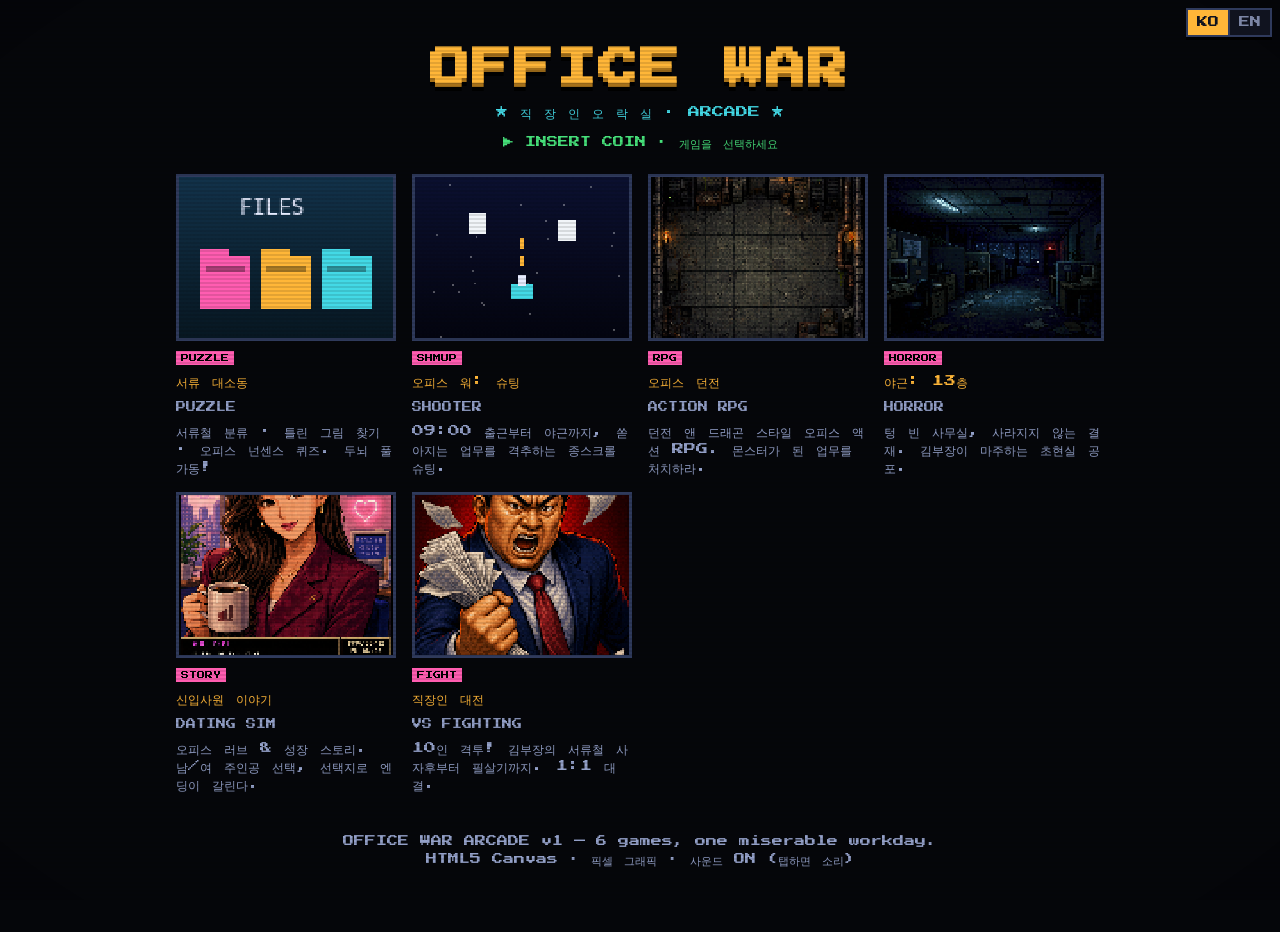
<file: index.html>
<!DOCTYPE html>
<html lang="ko">
  <head>
    <meta charset="UTF-8" />
    <meta name="viewport" content="width=device-width, initial-scale=1, maximum-scale=1, user-scalable=no" />
    <meta name="theme-color" content="#05060a" />
    <title data-en="OFFICE WAR ARCADE">오피스 워 오락실 · OFFICE WAR ARCADE</title>
    <link rel="stylesheet" href="shared/retro.css" />
    <link rel="manifest" href="manifest.webmanifest" />
    <style>
      #hub {
        max-width: 960px;
        margin: 0 auto;
        padding: 24px 16px 64px;
      }
      .marquee {
        text-align: center;
        margin: 18px 0 8px;
      }
      .marquee h1 {
        font-family: "Press Start 2P", monospace;
        font-size: clamp(18px, 6vw, 40px);
        margin: 0;
        letter-spacing: 2px;
        color: var(--amber);
        text-shadow: 0 4px 0 #a5701a, 0 8px 0 #000;
        line-height: 1.3;
      }
      .marquee .sub {
        color: var(--cyan);
        font-size: clamp(8px, 2.6vw, 12px);
        margin-top: 12px;
        font-family: "Press Start 2P", monospace;
      }
      .coin {
        text-align: center;
        color: var(--green);
        font-size: 11px;
        margin: 14px 0 22px;
        font-family: "Press Start 2P", monospace;
      }
      .grid {
        display: grid;
        grid-template-columns: repeat(auto-fill, minmax(220px, 1fr));
        gap: 16px;
      }
      .cab {
        text-decoration: none;
        color: var(--ink);
        display: flex;
        flex-direction: column;
        gap: 10px;
        cursor: pointer;
      }
      .cab canvas {
        width: 100%;
        height: auto;
        display: block;
        background: #000;
        border: 3px solid var(--border);
      }
      .cab .name {
        font-family: "Press Start 2P", monospace;
        font-size: 12px;
        color: var(--amber);
      }
      .cab .en {
        font-size: 10px;
        color: var(--ink-dim);
        font-family: "Press Start 2P", monospace;
      }
      .cab .desc {
        font-size: 12px;
        color: var(--ink-dim);
        line-height: 1.5;
      }
      .cab:hover .name {
        color: #fff;
      }
      .cab:hover canvas {
        border-color: var(--amber);
      }
      .tag {
        display: inline-block;
        font-family: "Press Start 2P", monospace;
        font-size: 8px;
        padding: 3px 5px;
        background: var(--magenta);
        color: #000;
        align-self: flex-start;
      }
      footer {
        text-align: center;
        color: var(--ink-dim);
        font-size: 11px;
        margin-top: 40px;
        line-height: 1.6;
      }
    </style>
  </head>
  <body class="crt">
    <div id="hub">
      <div class="marquee">
        <h1>OFFICE WAR</h1>
        <div class="sub" data-en="★ OFFICE WORKER ARCADE ★">★ 직 장 인 오 락 실 · ARCADE ★</div>
      </div>
      <p class="coin title-blink" data-en="▶ INSERT COIN · SELECT A GAME">▶ INSERT COIN · 게임을 선택하세요</p>
      <div class="grid" id="grid"></div>
      <footer data-en="OFFICE WAR ARCADE v1 — 6 games, one miserable workday.<br />HTML5 Canvas · Pixel graphics · Sound ON (tap to enable)">
        OFFICE WAR ARCADE v1 — 6 games, one miserable workday.<br />
        HTML5 Canvas · 픽셀 그래픽 · 사운드 ON (탭하면 소리)
      </footer>
    </div>
    <script src="shared/i18n.js" defer></script>
    <script src="shared/retro.js" defer></script>
    <script src="shared/hub.js" defer></script>
  </body>
</html>
</file>
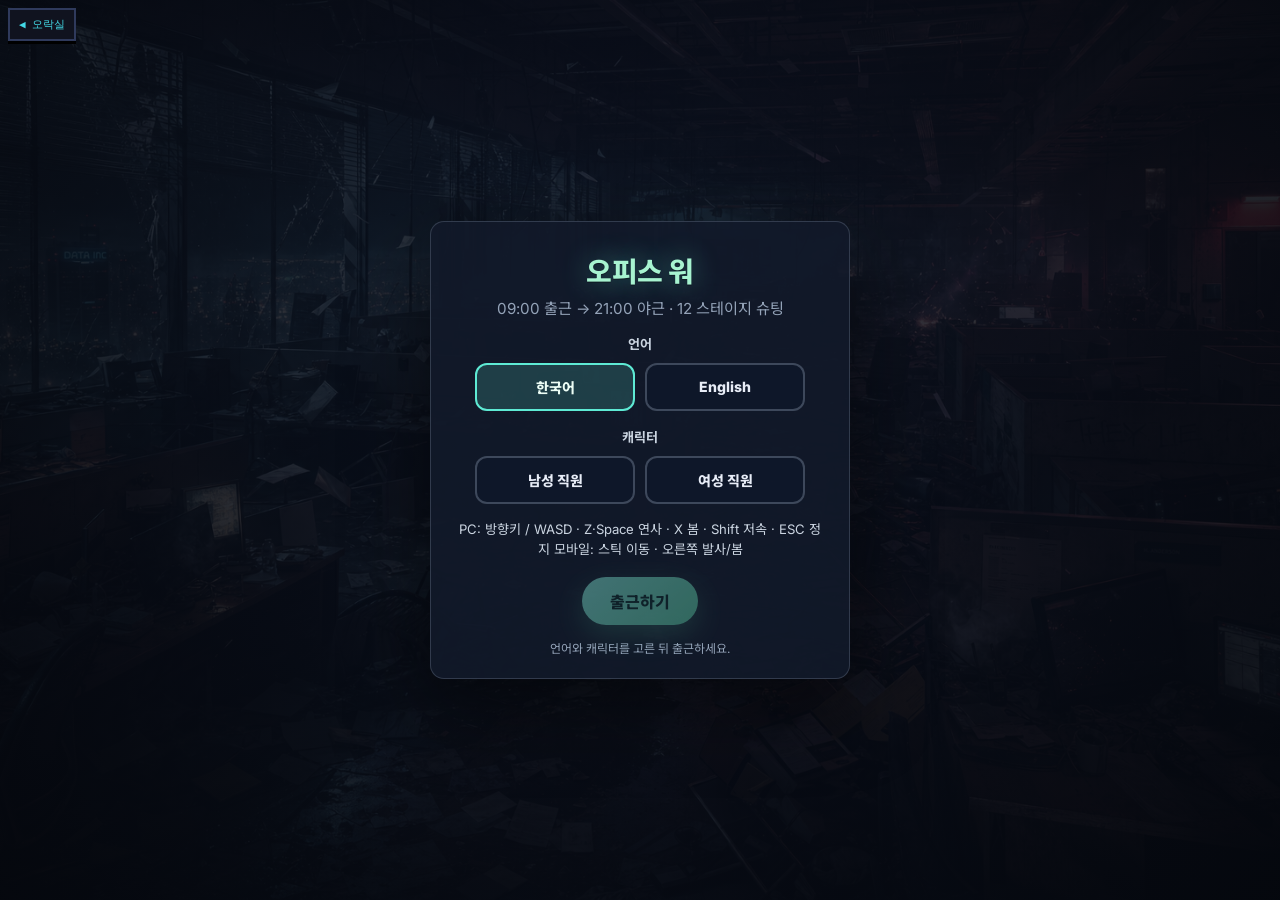
<file: officewar/index.html>
<!DOCTYPE html>
<html lang="ko">
<head>
  <meta charset="UTF-8" />
  <meta name="viewport" content="width=device-width, initial-scale=1, maximum-scale=1, user-scalable=no" />
  <title id="doc-title">오피스 워 — 직장인의 하루</title>
  <link rel="preconnect" href="https://fonts.googleapis.com" />
  <link rel="preconnect" href="https://fonts.gstatic.com" crossorigin />
  <link href="https://fonts.googleapis.com/css2?family=Inter:wght@400;600;800&family=Noto+Sans+KR:wght@400;600;800&display=swap" rel="stylesheet" />
  <link rel="stylesheet" href="css/main.css" />
</head>
<body>
  <a id="arcade-back-link" href="../index.html" style="position:fixed;top:8px;left:8px;z-index:9999;font-family:monospace;font-size:11px;padding:7px 9px;background:#10131f;color:#43d9e6;text-decoration:none;border:2px solid #2f3a5c;box-shadow:0 3px 0 #000">◀ 오락실</a>
  <div id="wrap">
    <div id="stage" class="stage">
      <canvas id="game" width="720" height="960" tabindex="0" aria-label="게임 화면"></canvas>
      <div id="touch-controls" class="hidden" aria-hidden="true">
        <div id="stick-area" class="stick-area">
          <div class="stick-base" id="stick-base">
            <div class="stick-knob" id="stick-knob"></div>
          </div>
          <span class="stick-hint" id="touch-hint-move">이동</span>
        </div>
        <div class="touch-actions">
          <button type="button" class="touch-btn touch-fire" id="touch-fire">발사</button>
          <button type="button" class="touch-btn touch-bomb" id="touch-bomb">봄</button>
        </div>
      </div>
      <div id="hud">
        <div class="hud-row">
          <span id="hud-phase">09:00 출근</span>
          <span id="hud-score">SCORE 0</span>
        </div>
        <div class="hud-row subtle">
          <span id="hud-lives">LIFE ●●●</span>
          <span id="hud-bomb">BOMB ×2</span>
        </div>
      </div>
    </div>
    <div id="overlay" class="hidden">
      <div id="panel-menu" class="panel">
        <h1 id="ui-title">오피스 워</h1>
        <p class="tagline" id="ui-tagline">09:00 출근 → 21:00 야근 · 12 스테이지 슈팅</p>
        <p class="pick-label" id="ui-pick-lang">언어</p>
        <div class="gender-row" id="ui-lang-group" role="group" aria-label="언어">
          <button type="button" class="gender-btn" id="btn-lang-ko" aria-pressed="true">한국어</button>
          <button type="button" class="gender-btn" id="btn-lang-en" aria-pressed="false">English</button>
        </div>
        <p class="pick-label" id="ui-pick-char">캐릭터</p>
        <div class="gender-row" id="ui-gender-group" role="group" aria-label="직원 성별">
          <button type="button" class="gender-btn" id="btn-male" aria-pressed="false">남성 직원</button>
          <button type="button" class="gender-btn" id="btn-female" aria-pressed="false">여성 직원</button>
        </div>
        <p class="keys" id="ui-keys">PC: 방향키 / WASD 이동 · Z·Space 발사(길게 눌러 연사) · X 봄 · Shift 저속 · ESC 정지<br />모바일: 왼쪽 스틱 이동 · 오른쪽 발사/봄</p>
        <button id="btn-start" type="button" disabled>출근하기</button>
        <p class="hint" id="ui-hint">먼저 캐릭터를 고른 뒤 출근하세요.</p>
      </div>
      <div id="panel-results" class="panel panel-results hidden" aria-live="polite">
        <h2 class="results-title" id="results-headline"></h2>
        <p class="results-score-line"><span id="results-score-label"></span> <strong id="results-score-value"></strong></p>
        <p class="pick-label" id="results-kills-caption"></p>
        <div class="results-table-wrap">
          <table class="results-table">
            <tbody id="results-kills-body"></tbody>
          </table>
        </div>
        <div class="results-actions">
          <button type="button" class="gender-btn" id="btn-results-home"></button>
          <button type="button" class="gender-btn" id="btn-results-retry"></button>
        </div>
      </div>
    </div>
    <div id="toast" class="hidden"></div>
  </div>
  <script src="js/i18n.js" defer></script>
  <script src="js/assets.js" defer></script>
  <script src="js/game.js" defer></script>
  <script src="js/main.js" defer></script>
</body>
</html>
</file>
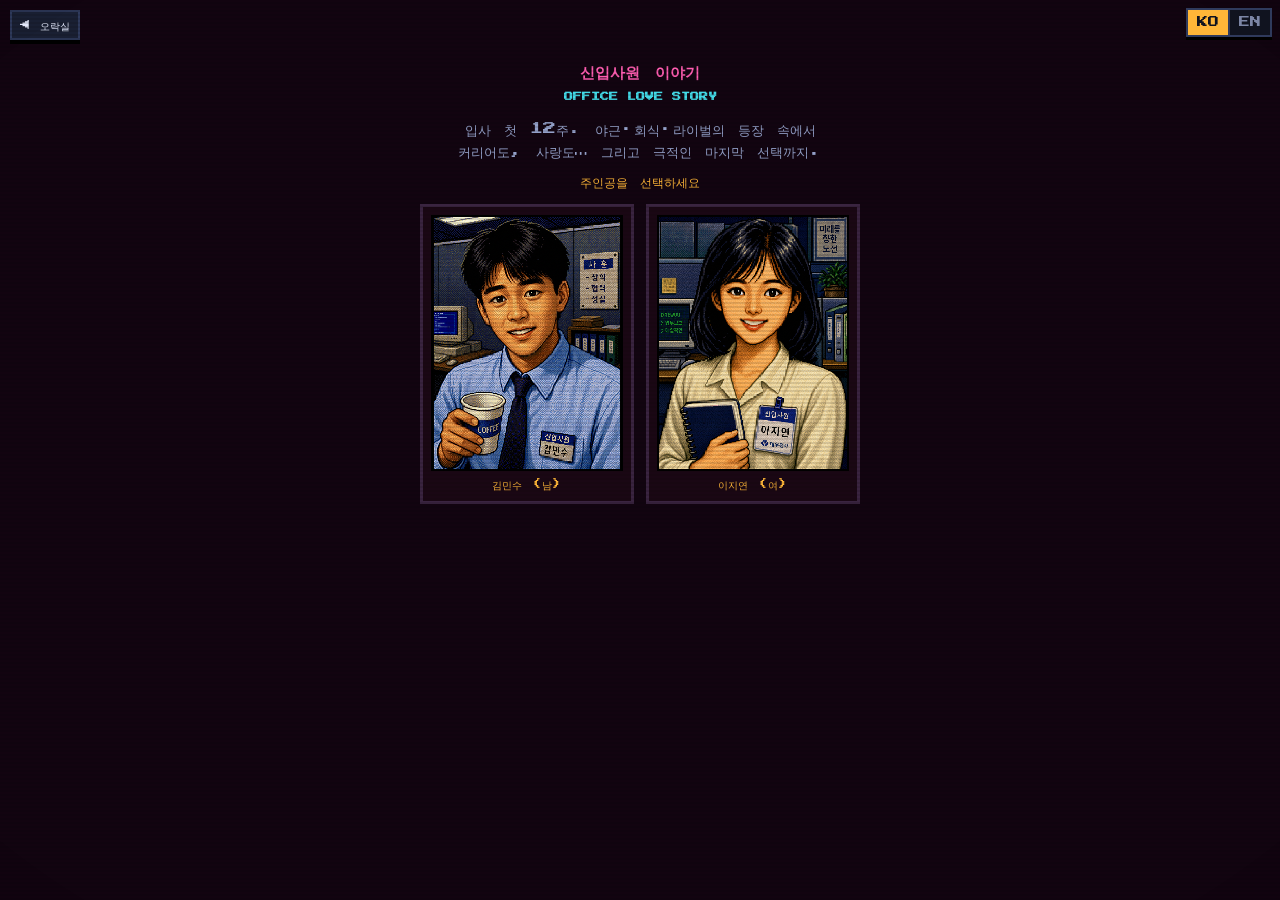
<file: games/dating/index.html>
<!DOCTYPE html>
<html lang="ko">
  <head>
    <meta charset="UTF-8" />
    <meta name="viewport" content="width=device-width, initial-scale=1, maximum-scale=1, user-scalable=no" />
    <meta name="theme-color" content="#160414" />
    <title data-en="Office Love Story">신입사원 이야기 · Office Love Story</title>
    <link rel="stylesheet" href="../../shared/retro.css" />
    <style>
      body {
        background: #120410;
      }
      #app {
        max-width: 460px;
        margin: 0 auto;
        padding: 50px 10px 20px;
      }
      .vn {
        border: 4px solid #000;
        box-shadow: inset 0 0 0 4px #4a1030;
        background: #1a0714;
        overflow: hidden;
      }
      .scene {
        position: relative;
        width: 100%;
        aspect-ratio: 3 / 3.1;
        background: #0a0208 center/cover no-repeat;
        image-rendering: pixelated;
      }
      .scene .badge {
        position: absolute;
        top: 8px;
        left: 8px;
        font-family: "Press Start 2P", monospace;
        font-size: 9px;
        background: #000a;
        color: var(--cyan);
        padding: 5px 7px;
      }
      .dialog {
        background: #0b0410;
        border-top: 4px solid #4a1030;
        padding: 12px 12px 14px;
        min-height: 128px;
      }
      .who {
        font-family: "Press Start 2P", monospace;
        font-size: 11px;
        color: var(--magenta);
        margin-bottom: 8px;
      }
      .line {
        font-size: 14px;
        line-height: 1.7;
        color: var(--ink);
        min-height: 46px;
      }
      .choices {
        display: grid;
        gap: 8px;
        margin-top: 12px;
      }
      .choices .pixel-btn {
        text-align: left;
        font-size: 11px;
        background: #241033;
        color: var(--ink);
        box-shadow: 0 4px 0 #000, inset 0 0 0 2px #6a2a7a;
      }
      .choices .pixel-btn:hover {
        background: #35164a;
      }
      .stats {
        margin-top: 12px;
        display: grid;
        grid-template-columns: 1fr 1fr;
        gap: 6px 14px;
        font-size: 11px;
        color: var(--ink-dim);
      }
      .stats .st {
        display: flex;
        justify-content: space-between;
        align-items: center;
        gap: 6px;
      }
      .meter {
        flex: 1;
        height: 8px;
        background: #000;
        border: 1px solid #3a2440;
      }
      .meter i {
        display: block;
        height: 100%;
        background: var(--cyan);
      }
      .meter.aff i {
        background: var(--magenta);
      }
      .meter.hp i {
        background: var(--green);
      }
      .week {
        text-align: center;
        font-family: "Press Start 2P", monospace;
        font-size: 11px;
        color: var(--amber);
        margin: 10px 0;
      }
      h1 {
        font-family: "Press Start 2P", monospace;
        font-size: 15px;
        color: var(--magenta);
        text-align: center;
        line-height: 1.5;
      }
      .gender-pick {
        display: grid;
        grid-template-columns: 1fr 1fr;
        gap: 12px;
        margin-top: 12px;
      }
      .gender-pick .card {
        cursor: pointer;
        border: 3px solid #3a2440;
        background: #1a0714;
        padding: 8px;
        text-align: center;
      }
      .gender-pick .card img {
        width: 100%;
        aspect-ratio: 3/4;
        object-fit: cover;
        image-rendering: pixelated;
        border: 2px solid #000;
      }
      .gender-pick .card:hover {
        border-color: var(--magenta);
      }
      .gender-pick .card div {
        font-family: "Press Start 2P", monospace;
        font-size: 10px;
        color: var(--amber);
        margin-top: 8px;
      }
      .center {
        text-align: center;
      }
    </style>
  </head>
  <body class="crt">
    <a class="pixel-btn ghost arcade-back" href="../../index.html" data-en="◀ ARCADE">◀ 오락실</a>
    <div id="app">
      <!-- gender / start -->
      <div id="screen-start">
        <h1 data-en="Rookie's Story<br /><span style=&quot;font-size: 9px; color: var(--cyan)&quot;>OFFICE LOVE STORY</span>">신입사원 이야기<br /><span style="font-size: 9px; color: var(--cyan)">OFFICE LOVE STORY</span></h1>
        <p class="center" style="font-size: 13px; line-height: 1.7; color: var(--ink-dim)" data-en="Your first 12 weeks. Amid overtime, dinners, and a rival's arrival —<br />career, love… and one dramatic final choice.">
          입사 첫 12주. 야근·회식·라이벌의 등장 속에서<br />커리어도, 사랑도… 그리고 극적인 마지막 선택까지.
        </p>
        <p class="center" style="font-size: 12px; color: var(--amber)" data-en="Choose your protagonist">주인공을 선택하세요</p>
        <div class="gender-pick">
          <div class="card" data-gender="m">
            <img src="img/dating_hero_m.png" alt="남자 신입사원" />
            <div data-en="Minsu Kim (M)">김민수 (남)</div>
          </div>
          <div class="card" data-gender="f">
            <img src="img/dating_hero_f.png" alt="여자 신입사원" />
            <div data-en="Jiyeon Lee (F)">이지연 (여)</div>
          </div>
        </div>
      </div>

      <!-- main VN -->
      <div id="screen-play" class="hidden">
        <div class="week" id="week-label">1주차 / 8</div>
        <div class="vn">
          <div class="scene" id="scene"><span class="badge" id="scene-badge"></span></div>
          <div class="dialog">
            <div class="who" id="who"></div>
            <div class="line" id="line"></div>
            <div class="choices" id="choices"></div>
          </div>
        </div>
        <div class="stats" id="stats"></div>
      </div>
    </div>

    <script src="../../shared/i18n.js" defer></script>
    <script src="../../shared/retro.js" defer></script>
    <script src="game.js" defer></script>
  </body>
</html>
</file>
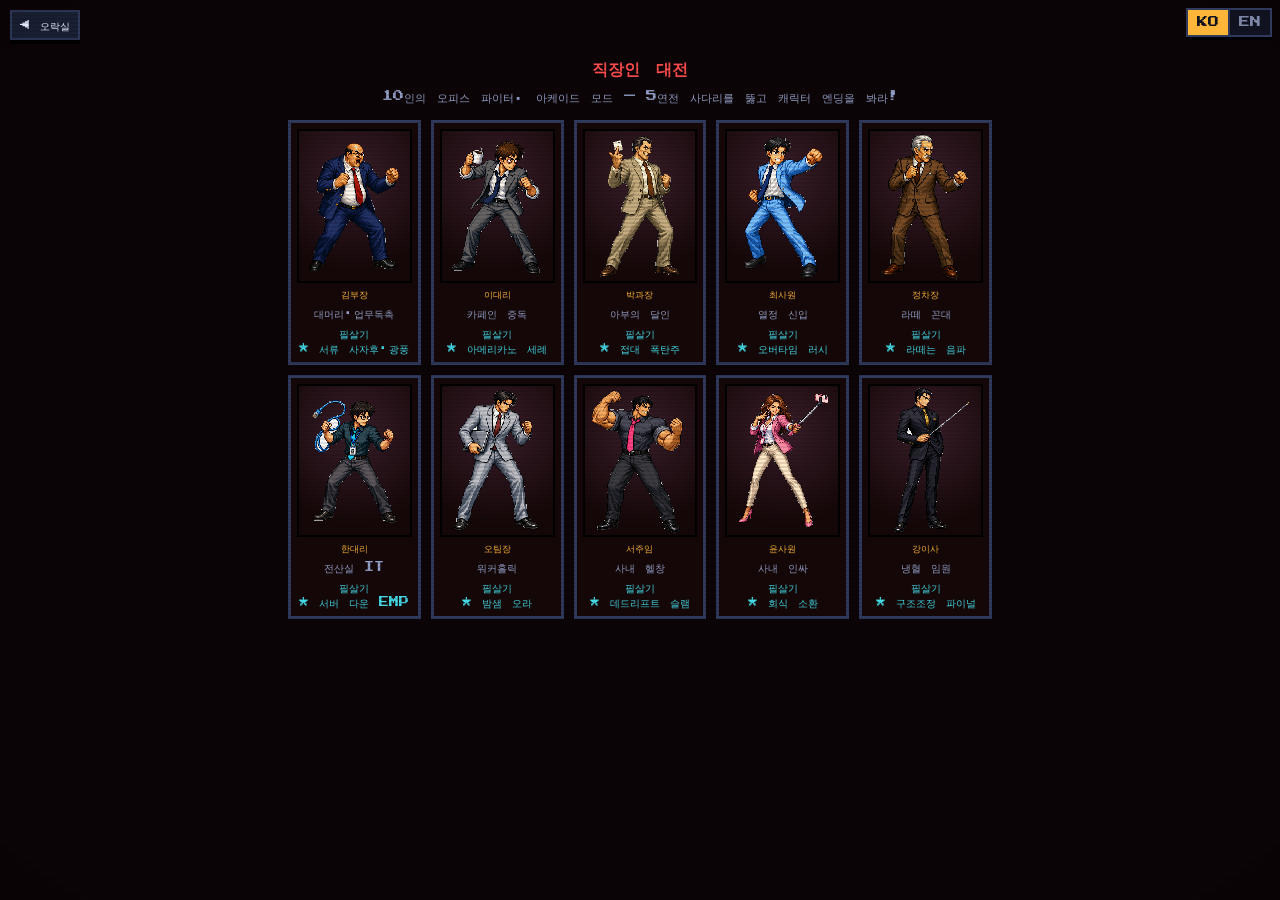
<file: games/fighting/index.html>
<!DOCTYPE html>
<html lang="ko">
  <head>
    <meta charset="UTF-8" />
    <meta name="viewport" content="width=device-width, initial-scale=1, maximum-scale=1, user-scalable=no" />
    <meta name="theme-color" content="#0c0406" />
    <title data-en="Office Fighter">직장인 대전 · Office Fighter</title>
    <link rel="stylesheet" href="../../shared/retro.css" />
    <style>
      body {
        background: #0c0406;
      }
      #app {
        max-width: 720px;
        margin: 0 auto;
        padding: 48px 8px 14px;
      }
      h1 {
        font-family: "Press Start 2P", monospace;
        font-size: 16px;
        color: var(--red);
        text-align: center;
      }
      /* select */
      .roster {
        display: grid;
        grid-template-columns: repeat(auto-fill, minmax(120px, 1fr));
        gap: 10px;
        margin-top: 14px;
      }
      .fighter-card {
        cursor: pointer;
        border: 3px solid var(--border);
        background: #150708;
        padding: 6px;
        text-align: center;
      }
      .fighter-card canvas,
      .fighter-card img {
        width: 100%;
        height: auto;
        aspect-ratio: 3/4;
        object-fit: contain;
        object-position: bottom;
        display: block;
        image-rendering: pixelated;
        background: radial-gradient(120% 90% at 50% 30%, #3a1e2a 0%, #150708 70%);
        border: 2px solid #000;
      }
      .fighter-card .nm {
        font-family: "Press Start 2P", monospace;
        font-size: 9px;
        color: var(--amber);
        margin-top: 6px;
      }
      .fighter-card .tr {
        font-size: 10px;
        color: var(--ink-dim);
        margin-top: 4px;
        line-height: 1.4;
      }
      .fighter-card:hover,
      .fighter-card.sel {
        border-color: var(--red);
        background: #24090b;
      }
      .movelist {
        margin-top: 6px;
        font-size: 10px;
        color: var(--cyan);
        line-height: 1.5;
      }
      /* battle */
      #battle canvas {
        width: 100%;
        max-width: 700px;
        height: auto;
        display: block;
        margin: 0 auto;
        image-rendering: pixelated;
        border: 4px solid #000;
      }
      .bars {
        max-width: 700px;
        margin: 0 auto 6px;
        display: flex;
        gap: 8px;
        align-items: center;
      }
      .side {
        flex: 1;
      }
      .side.r {
        text-align: right;
      }
      .nametag {
        font-family: "Press Start 2P", monospace;
        font-size: 9px;
        color: var(--ink);
        margin-bottom: 3px;
      }
      .hpbar {
        height: 14px;
        background: #300;
        border: 2px solid #000;
        overflow: hidden;
      }
      .hpbar i {
        display: block;
        height: 100%;
        background: linear-gradient(#ffdd55, #ff8a1e);
        transition: width 0.12s linear;
        margin-left: auto;
      }
      .side:not(.r) .hpbar i {
        margin-left: 0;
        margin-right: auto;
      }
      .mp {
        height: 6px;
        margin-top: 3px;
        background: #013;
        border: 1px solid #000;
      }
      .mp i {
        display: block;
        height: 100%;
        background: var(--cyan);
      }
      .round-dots {
        font-family: "Press Start 2P", monospace;
        font-size: 10px;
        color: var(--amber);
        padding: 0 4px;
      }
      #controls {
        max-width: 700px;
        margin: 12px auto 0;
        display: flex;
        justify-content: space-between;
        gap: 10px;
      }
      .pad {
        display: flex;
        gap: 6px;
      }
      .pad .pixel-btn {
        width: 56px;
        height: 56px;
        font-size: 18px;
      }
      .btns {
        display: grid;
        grid-template-columns: repeat(2, 60px);
        gap: 6px;
      }
      .btns .pixel-btn {
        height: 44px;
        font-size: 11px;
        padding: 0;
      }
      .btns .sp {
        grid-column: 1 / 3;
        height: 40px;
        background: var(--magenta);
        box-shadow: 0 4px 0 #7a2a5a, inset 0 0 0 2px #fff6;
      }
      .overlay {
        position: fixed;
        inset: 0;
        background: rgba(6, 3, 4, 0.92);
        display: flex;
        align-items: center;
        justify-content: center;
        z-index: 40;
        padding: 20px;
      }
      .overlay .pixel-panel {
        max-width: 380px;
        text-align: center;
      }
      .overlay h2 {
        font-family: "Press Start 2P", monospace;
        color: var(--amber);
        font-size: 15px;
        line-height: 1.6;
      }
      .hint {
        text-align: center;
        font-size: 11px;
        color: var(--ink-dim);
        margin-top: 8px;
      }
      /* VS screen */
      #vs .vs-wrap {
        display: flex;
        align-items: stretch;
        justify-content: center;
        gap: 6px;
        max-width: 620px;
        width: 100%;
      }
      #vs .vs-fighter {
        flex: 1;
        text-align: center;
        max-width: 240px;
      }
      #vs .vs-fighter img {
        width: 100%;
        aspect-ratio: 3/4;
        object-fit: contain;
        object-position: bottom;
        image-rendering: pixelated;
        background: radial-gradient(120% 90% at 50% 30%, #3a1e2a 0%, #0a0304 70%);
        border: 4px solid #000;
        box-shadow: inset 0 0 0 3px var(--border);
      }
      #vs .vs-fighter.r img {
        box-shadow: inset 0 0 0 3px var(--red);
      }
      #vs .vs-name {
        font-family: "Press Start 2P", monospace;
        font-size: 12px;
        color: var(--amber);
        margin-top: 8px;
      }
      #vs .vs-quote {
        font-size: 12px;
        color: var(--ink-dim);
        margin-top: 6px;
        line-height: 1.5;
        min-height: 34px;
      }
      #vs .vs-mid {
        display: flex;
        flex-direction: column;
        align-items: center;
        justify-content: center;
        padding: 0 4px;
      }
      #vs .vs-big {
        font-family: "Press Start 2P", monospace;
        font-size: 30px;
        color: var(--red);
        text-shadow: 0 4px 0 #000;
        animation: vspulse 0.6s steps(2) infinite;
      }
      #vs .vs-stage {
        font-family: "Press Start 2P", monospace;
        font-size: 9px;
        color: var(--cyan);
        margin-top: 10px;
        text-align: center;
      }
      @keyframes vspulse {
        50% {
          transform: scale(1.12);
        }
      }
      #vs #vs-go {
        margin-top: 18px;
        font-size: 16px;
        padding: 14px 28px;
      }
      .overlay .pixel-panel img.end-portrait {
        width: 120px;
        aspect-ratio: 3/4;
        object-fit: contain;
        object-position: bottom;
        image-rendering: pixelated;
        background: radial-gradient(120% 90% at 50% 30%, #3a1e2a 0%, #0a0304 70%);
        border: 3px solid #000;
        margin: 0 auto 10px;
        display: block;
      }
      #ladder-hud {
        max-width: 700px;
        margin: 4px auto 0;
        text-align: center;
        font-family: "Press Start 2P", monospace;
        font-size: 9px;
        color: var(--cyan);
      }
    </style>
  </head>
  <body class="crt">
    <a class="pixel-btn ghost arcade-back" href="../../index.html" data-en="◀ ARCADE">◀ 오락실</a>
    <div id="app">
      <div id="select">
        <h1 data-en="OFFICE FIGHTER">직장인 대전</h1>
        <p class="hint" data-en="10 office fighters. Arcade mode — climb the 5-match ladder and see your character's ending!">10인의 오피스 파이터. 아케이드 모드 — 5연전 사다리를 뚫고 캐릭터 엔딩을 봐라!</p>
        <div class="roster" id="roster"></div>
      </div>

      <div id="battle" class="hidden">
        <div class="bars">
          <div class="side">
            <div class="nametag" id="p1-name">P1</div>
            <div class="hpbar"><i id="p1-hp"></i></div>
            <div class="mp"><i id="p1-mp"></i></div>
          </div>
          <div class="round-dots" id="round-dots">R1</div>
          <div class="side r">
            <div class="nametag" id="p2-name">CPU</div>
            <div class="hpbar"><i id="p2-hp"></i></div>
            <div class="mp"><i id="p2-mp"></i></div>
          </div>
        </div>
        <canvas id="game" width="360" height="200"></canvas>
        <div id="ladder-hud"></div>
        <div id="controls">
          <div class="pad">
            <button class="pixel-btn ghost" data-k="left">◀</button>
            <button class="pixel-btn ghost" data-k="up">▲</button>
            <button class="pixel-btn ghost" data-k="right">▶</button>
          </div>
          <div class="btns">
            <button class="pixel-btn" data-k="light" data-en="JAB">잽</button>
            <button class="pixel-btn alt" data-k="heavy" data-en="HEAVY">강타</button>
            <button class="pixel-btn ghost" data-k="block" data-en="GUARD">가드</button>
            <button class="pixel-btn" data-k="special" id="btn-sp" style="background: var(--ink-dim)" data-en="SP">필살</button>
          </div>
        </div>
        <p class="hint" data-en="PC: ←→ move · ↑ jump · J jab · K heavy · L guard · U special (meter MAX)">PC: ←→ 이동 · ↑ 점프 · J 잽 · K 강타 · L 가드 · U 필살기(게이지 MAX)</p>
      </div>
    </div>

    <div class="overlay hidden" id="vs">
      <div>
        <div class="vs-wrap">
          <div class="vs-fighter">
            <img id="vs-p1-img" alt="P1" />
            <div class="vs-name" id="vs-p1-name"></div>
            <div class="vs-quote" id="vs-p1-quote"></div>
          </div>
          <div class="vs-mid">
            <div class="vs-big">VS</div>
            <div class="vs-stage" id="vs-stage"></div>
          </div>
          <div class="vs-fighter r">
            <img id="vs-p2-img" alt="P2" />
            <div class="vs-name" id="vs-p2-name"></div>
            <div class="vs-quote" id="vs-p2-quote"></div>
          </div>
        </div>
        <div style="text-align: center"><button class="pixel-btn" id="vs-go">FIGHT!</button></div>
      </div>
    </div>

    <div class="overlay hidden" id="result">
      <div class="pixel-panel">
        <img id="result-portrait" class="end-portrait hidden" alt="" />
        <h2 id="result-title"></h2>
        <p id="result-body" style="font-size: 13px; line-height: 1.7; color: var(--ink-dim)"></p>
        <button class="pixel-btn" id="result-primary" style="margin-top: 12px"></button>
        <button class="pixel-btn ghost" id="result-secondary" style="margin-top: 10px"></button>
      </div>
    </div>

    <script src="../../shared/i18n.js" defer></script>
    <script src="../../shared/retro.js" defer></script>
    <script src="roster.js" defer></script>
    <script src="game.js" defer></script>
  </body>
</html>
</file>
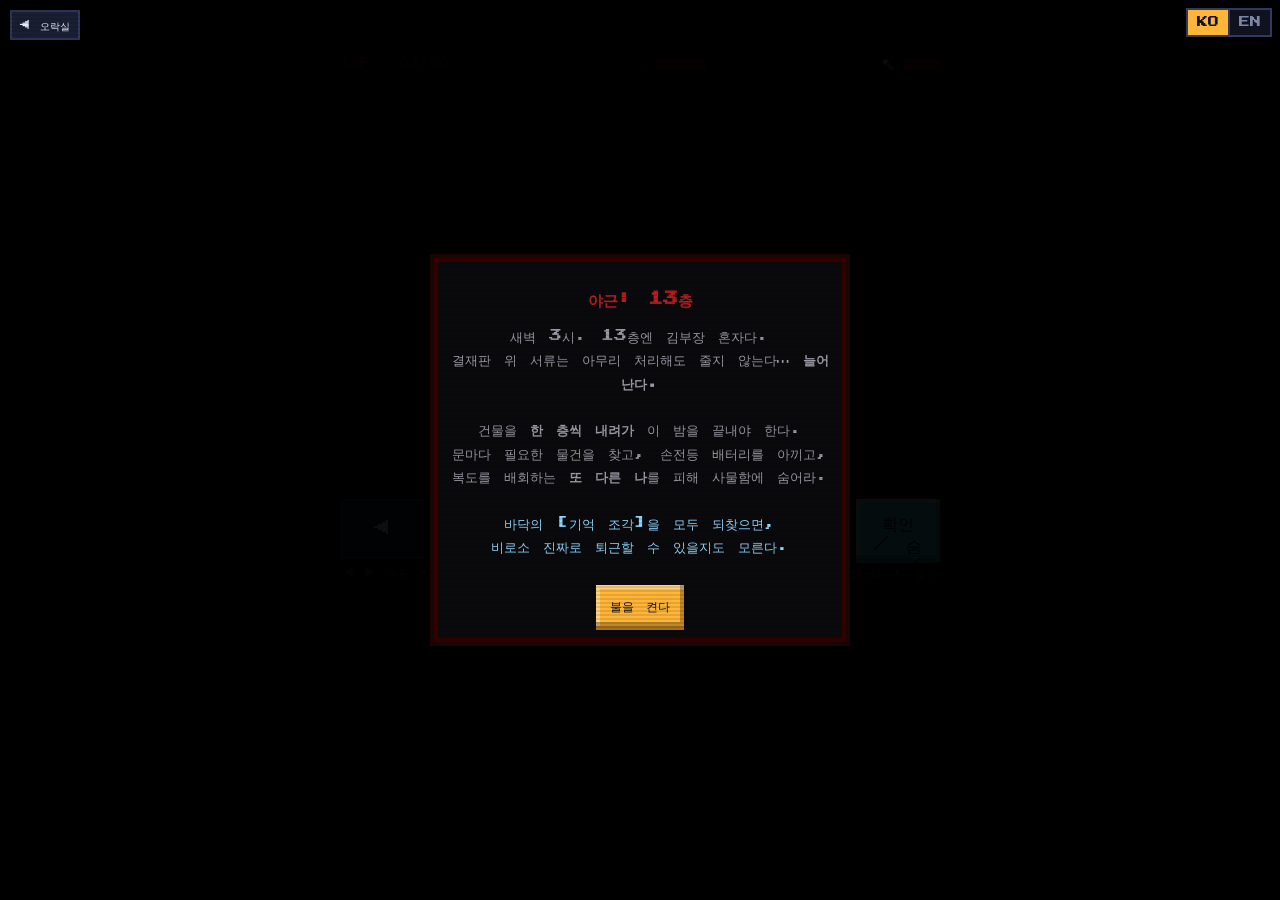
<file: games/horror/index.html>
<!DOCTYPE html>
<html lang="ko">
  <head>
    <meta charset="UTF-8" />
    <meta name="viewport" content="width=device-width, initial-scale=1, maximum-scale=1, user-scalable=no" />
    <meta name="theme-color" content="#000000" />
    <title data-en="Overtime Horror">야근: 13층 · Overtime Horror</title>
    <link rel="stylesheet" href="../../shared/retro.css" />
    <style>
      body {
        background: #000;
      }
      #app {
        max-width: 620px;
        margin: 0 auto;
        padding: 52px 8px 12px;
        display: flex;
        flex-direction: column;
        align-items: center;
      }
      canvas {
        width: 100%;
        max-width: 600px;
        height: auto;
        display: block;
        background: #000;
        border: 4px solid #0c0c10;
      }
      .hud {
        width: 100%;
        max-width: 600px;
        display: flex;
        justify-content: space-between;
        font-family: "Press Start 2P", monospace;
        font-size: 10px;
        color: #6a1414;
        margin: 6px 2px;
      }
      #controls {
        width: 100%;
        max-width: 600px;
        display: flex;
        justify-content: space-between;
        margin-top: 12px;
        gap: 10px;
      }
      #controls .move {
        display: flex;
        gap: 8px;
      }
      #controls .pixel-btn {
        width: 84px;
        height: 60px;
        font-size: 16px;
      }
      .overlay {
        position: fixed;
        inset: 0;
        background: rgba(0, 0, 0, 0.94);
        display: flex;
        align-items: center;
        justify-content: center;
        z-index: 40;
        padding: 20px;
      }
      .overlay .pixel-panel {
        max-width: 420px;
        text-align: center;
        background: #0a0a0c;
        border-color: #1a0505;
        box-shadow: inset 0 0 0 4px #300;
      }
      .overlay h2 {
        font-family: "Press Start 2P", monospace;
        color: #b81c1c;
        font-size: 15px;
        line-height: 1.6;
      }
      .overlay p {
        font-size: 13px;
        line-height: 1.8;
        color: #9a9aa5;
      }
      .hint {
        font-size: 11px;
        color: #4a4a55;
        margin-top: 8px;
        text-align: center;
      }
    </style>
  </head>
  <body class="crt">
    <a class="pixel-btn ghost arcade-back" href="../../index.html" data-en="◀ ARCADE">◀ 오락실</a>
    <div id="app">
      <div class="hud">
        <span id="hud-loc">13F · 03:00</span>
        <span id="hud-sanity">이성 ████████</span>
        <span id="hud-light">🔦 ██████</span>
      </div>
      <div class="hud" style="justify-content: center; color: #8fd6ff; font-size: 9px; margin-top: 0">
        <span id="hud-obj"></span>
      </div>
      <canvas id="game" width="300" height="200"></canvas>
      <div id="controls">
        <div class="move">
          <button class="pixel-btn ghost" data-dir="left">◀</button>
          <button class="pixel-btn ghost" data-dir="right">▶</button>
        </div>
        <button class="pixel-btn alt" id="btn-act" data-en="Check / Hide / Run">확인 / 숨기 / 뛰기</button>
      </div>
      <p class="hint" data-en="◀ ▶ move · [Check] to grab items, answer the phone, or hide in a locker · collect what each door needs · when it chases, RUN right">◀ ▶ 이동 · [확인]으로 줍기·전화받기·사물함에 숨기 · 문이 요구하는 물건을 찾아라 · 쫓기면 오른쪽으로 뛰어!</p>
    </div>

    <div class="overlay" id="intro">
      <div class="pixel-panel">
        <h2 data-en="OVERTIME: 13F">야근: 13층</h2>
        <p id="intro-text"></p>
        <button class="pixel-btn" id="btn-start" style="margin-top: 14px" data-en="Turn on the light">불을 켠다</button>
      </div>
    </div>

    <div class="overlay hidden" id="ending">
      <div class="pixel-panel">
        <h2 id="end-title"></h2>
        <p id="end-body"></p>
        <button class="pixel-btn" id="btn-retry" style="margin-top: 14px" data-en="Live it again">다시 겪는다</button>
        <a class="pixel-btn ghost" href="../../index.html" style="margin-top: 10px; display: inline-block; text-decoration: none" data-en="Run away (arcade)">도망친다(오락실)</a>
      </div>
    </div>

    <script src="../../shared/i18n.js" defer></script>
    <script src="../../shared/retro.js" defer></script>
    <script src="game.js" defer></script>
  </body>
</html>
</file>
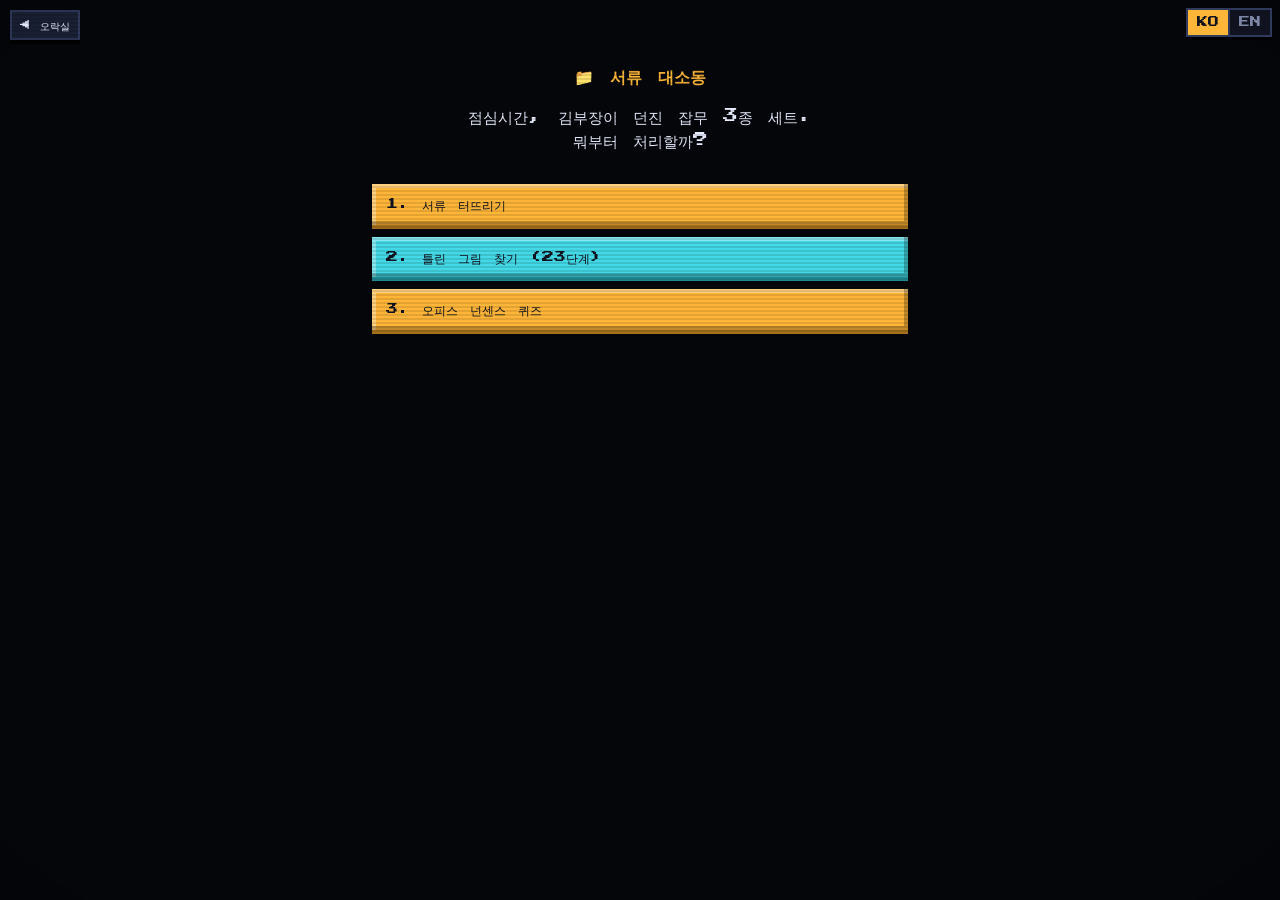
<file: games/puzzle/index.html>
<!DOCTYPE html>
<html lang="ko">
  <head>
    <meta charset="UTF-8" />
    <meta name="viewport" content="width=device-width, initial-scale=1, maximum-scale=1, user-scalable=no" />
    <meta name="theme-color" content="#05060a" />
    <title data-en="Office Puzzle">서류 대소동 · Office Puzzle</title>
    <link rel="stylesheet" href="../../shared/retro.css" />
    <style>
      #app {
        max-width: 560px;
        margin: 0 auto;
        padding: 56px 12px 24px;
      }
      canvas {
        width: 100%;
        height: auto;
        display: block;
        background: #06121c;
        border: 4px solid #000;
        box-shadow: inset 0 0 0 4px var(--border);
        touch-action: none;
      }
      h1 {
        font-family: "Press Start 2P", monospace;
        font-size: 16px;
        color: var(--amber);
        text-align: center;
      }
      .menu {
        display: grid;
        gap: 12px;
        margin-top: 20px;
      }
      .menu .pixel-btn {
        text-align: left;
      }
      .bar {
        display: flex;
        justify-content: space-between;
        align-items: center;
        font-family: "Press Start 2P", monospace;
        font-size: 10px;
        color: var(--cyan);
        margin: 8px 2px;
      }
      .quiz-choices {
        display: grid;
        gap: 10px;
        margin-top: 14px;
      }
      .q-text {
        font-size: 15px;
        line-height: 1.6;
        color: var(--ink);
        min-height: 60px;
      }
      .msg {
        text-align: center;
        font-size: 13px;
        color: var(--green);
        min-height: 20px;
        margin-top: 10px;
      }
      #sort-controls {
        display: grid;
        grid-template-columns: repeat(4, 1fr);
        gap: 10px;
        margin-top: 12px;
      }
      #sort-controls .pixel-btn {
        font-size: 20px;
        padding: 14px 0;
        text-align: center;
        touch-action: none;
        user-select: none;
        -webkit-user-select: none;
      }
    </style>
  </head>
  <body class="crt">
    <a class="pixel-btn ghost arcade-back" href="../../index.html" data-en="◀ ARCADE">◀ 오락실</a>
    <div id="app">
      <h1 data-en="📁 PAPER PANIC">📁 서류 대소동</h1>

      <div id="screen-menu">
        <p class="q-text" style="text-align: center" data-en="Lunch break, and Manager Kim dumped a 3-piece chore set on you.<br />What first?">
          점심시간, 김부장이 던진 잡무 3종 세트.<br />뭐부터 처리할까?
        </p>
        <div class="menu">
          <button class="pixel-btn" data-go="sort" data-en="1. Doc Popper">1. 서류 터뜨리기</button>
          <button class="pixel-btn alt" data-go="diff" data-en="2. Spot the difference (23 stages)">2. 틀린 그림 찾기 (23단계)</button>
          <button class="pixel-btn" data-go="quiz" data-en="3. Office nonsense quiz">3. 오피스 넌센스 퀴즈</button>
        </div>
      </div>

      <div id="screen-sort" class="hidden">
        <div class="bar"><span id="sort-info">점수 0</span><span id="sort-timer">Lv 1</span></div>
        <canvas id="sort-canvas" width="480" height="520"></canvas>
        <div id="sort-controls">
          <button class="pixel-btn ghost" data-sk="left" aria-label="left">◀</button>
          <button class="pixel-btn ghost" data-sk="rot" aria-label="rotate">↻</button>
          <button class="pixel-btn ghost" data-sk="right" aria-label="right">▶</button>
          <button class="pixel-btn alt" data-sk="drop" aria-label="drop">▼</button>
        </div>
        <p class="msg" id="sort-msg" data-en="Link 3+ same docs to POP them!">같은 서류 3개 이상을 붙이면 터진다!</p>
        <div class="menu"><button class="pixel-btn ghost" data-back data-en="◀ Menu">◀ 메뉴로</button></div>
      </div>

      <div id="screen-diff" class="hidden">
        <div class="bar"><span id="diff-info">STAGE 1</span><span id="diff-timer">42</span></div>
        <canvas id="diff-canvas" width="480" height="520"></canvas>
        <p class="msg" id="diff-msg" data-en="Find every difference between the top &amp; bottom illustration!">위/아래 일러스트에서 다른 곳을 모두 찾아라!</p>
        <div class="menu">
          <button class="pixel-btn alt" id="diff-hint" data-en="Hint (3)">힌트 (3)</button>
          <button class="pixel-btn ghost" data-back data-en="◀ Menu">◀ 메뉴로</button>
        </div>
      </div>

      <div id="screen-quiz" class="hidden">
        <div class="bar"><span id="quiz-info">1 / 8</span><span id="quiz-score">점수 0</span></div>
        <p class="q-text" id="quiz-q"></p>
        <div class="quiz-choices" id="quiz-choices"></div>
        <p class="msg" id="quiz-msg"></p>
        <div class="menu"><button class="pixel-btn ghost" data-back data-en="◀ Menu">◀ 메뉴로</button></div>
      </div>
    </div>

    <script src="../../shared/i18n.js" defer></script>
    <script src="../../shared/retro.js" defer></script>
    <script src="img/hotspots.js" defer></script>
    <script src="game.js" defer></script>
  </body>
</html>
</file>
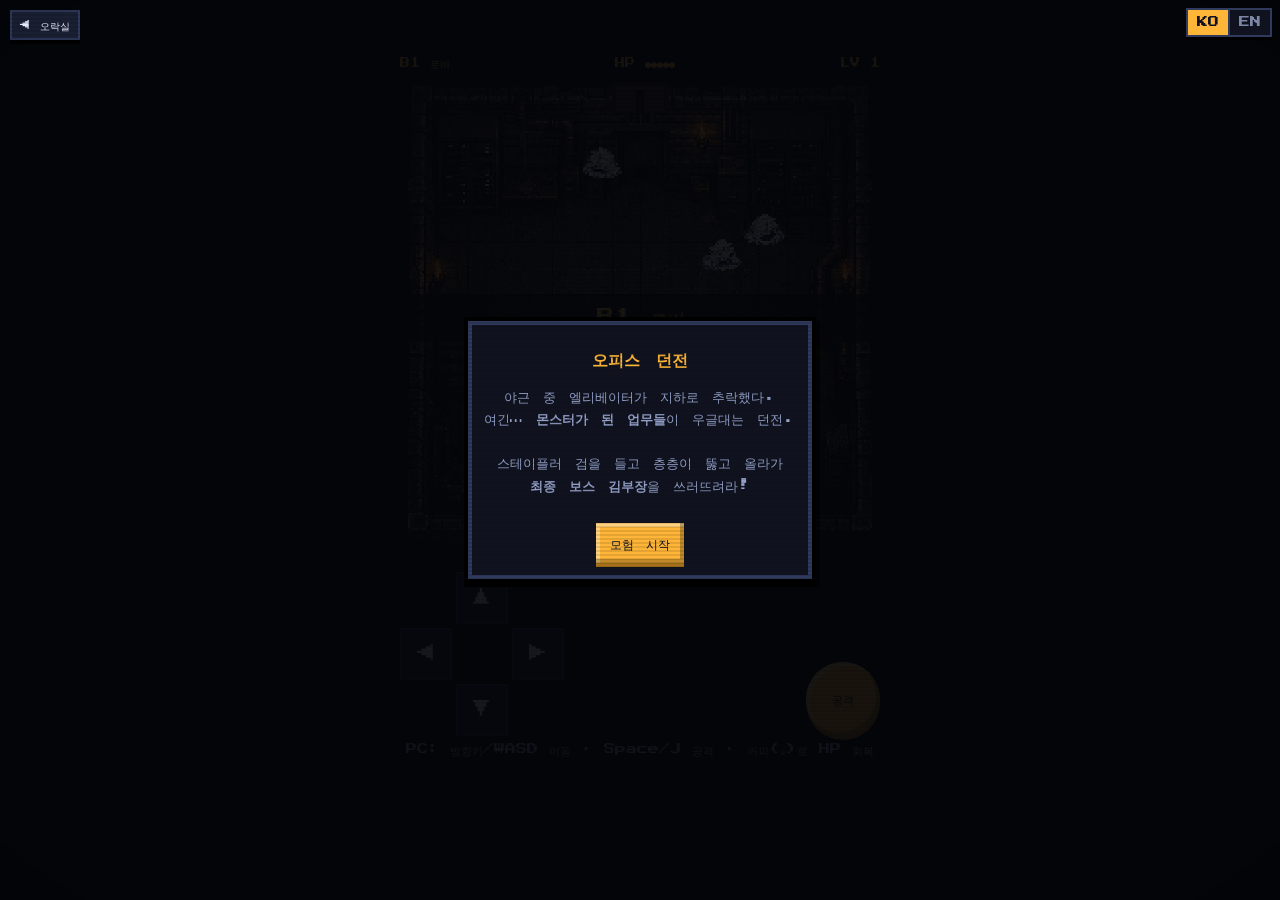
<file: games/rpg/index.html>
<!DOCTYPE html>
<html lang="ko">
  <head>
    <meta charset="UTF-8" />
    <meta name="viewport" content="width=device-width, initial-scale=1, maximum-scale=1, user-scalable=no" />
    <meta name="theme-color" content="#05060a" />
    <title data-en="Office Dungeon">오피스 던전 · Office Dungeon</title>
    <link rel="stylesheet" href="../../shared/retro.css" />
    <style>
      #app {
        max-width: 520px;
        margin: 0 auto;
        padding: 52px 10px 16px;
        display: flex;
        flex-direction: column;
        align-items: center;
      }
      canvas {
        width: 100%;
        max-width: 480px;
        height: auto;
        display: block;
        background: #0a0704;
        border: 4px solid #000;
        box-shadow: inset 0 0 0 4px var(--border);
        image-rendering: pixelated;
      }
      .hud {
        width: 100%;
        max-width: 480px;
        display: flex;
        justify-content: space-between;
        font-family: "Press Start 2P", monospace;
        font-size: 10px;
        color: var(--amber);
        margin: 6px 2px;
      }
      #controls {
        width: 100%;
        max-width: 480px;
        display: flex;
        justify-content: space-between;
        align-items: flex-end;
        margin-top: 14px;
        gap: 12px;
      }
      .dpad {
        display: grid;
        grid-template-columns: repeat(3, 52px);
        grid-template-rows: repeat(3, 52px);
        gap: 4px;
      }
      .dpad button {
        font-size: 18px;
        padding: 0;
        touch-action: none;
        user-select: none;
        -webkit-user-select: none;
      }
      .act .pixel-btn {
        touch-action: none;
        user-select: none;
        -webkit-user-select: none;
      }
      .dpad .sp {
        visibility: hidden;
      }
      .act {
        display: flex;
        gap: 10px;
      }
      .act .pixel-btn {
        width: 74px;
        height: 74px;
        border-radius: 50%;
        font-size: 11px;
      }
      .overlay {
        position: fixed;
        inset: 0;
        background: rgba(5, 6, 10, 0.92);
        display: flex;
        align-items: center;
        justify-content: center;
        z-index: 40;
        padding: 20px;
      }
      .overlay .pixel-panel {
        max-width: 380px;
        text-align: center;
      }
      .overlay h2 {
        font-family: "Press Start 2P", monospace;
        color: var(--amber);
        font-size: 16px;
      }
      .overlay p {
        font-size: 13px;
        line-height: 1.7;
        color: var(--ink-dim);
      }
      .hint {
        font-size: 11px;
        color: var(--ink-dim);
        margin-top: 8px;
        text-align: center;
      }
    </style>
  </head>
  <body class="crt">
    <a class="pixel-btn ghost arcade-back" href="../../index.html" data-en="◀ ARCADE">◀ 오락실</a>
    <div id="app">
      <div class="hud">
        <span id="hud-room">B1 로비</span>
        <span id="hud-hp">HP ●●●●●</span>
        <span id="hud-lv">LV 1</span>
      </div>
      <canvas id="game" width="240" height="240"></canvas>
      <div id="controls">
        <div class="dpad">
          <span class="sp"></span>
          <button class="pixel-btn ghost" data-dir="up">▲</button>
          <span class="sp"></span>
          <button class="pixel-btn ghost" data-dir="left">◀</button>
          <span class="sp"></span>
          <button class="pixel-btn ghost" data-dir="right">▶</button>
          <span class="sp"></span>
          <button class="pixel-btn ghost" data-dir="down">▼</button>
          <span class="sp"></span>
        </div>
        <div class="act">
          <button class="pixel-btn" id="btn-atk" data-en="ATK">공격</button>
        </div>
      </div>
      <p class="hint" data-en="PC: Arrows/WASD move · Space/J attack · Coffee (☕) heals HP">PC: 방향키/WASD 이동 · Space/J 공격 · 커피(☕)로 HP 회복</p>
    </div>

    <div class="overlay" id="intro">
      <div class="pixel-panel">
        <h2 data-en="OFFICE DUNGEON">오피스 던전</h2>
        <p data-en="During overtime, the elevator plunged into the basement.<br />This is a dungeon crawling with <b>tasks that became monsters</b>.<br /><br />Grab your stapler-sword, fight floor by floor, and defeat the <b>final boss, Manager Kim</b>!">
          야근 중 엘리베이터가 지하로 추락했다.<br />여긴… <b>몬스터가 된 업무들</b>이 우글대는 던전.<br /><br />
          스테이플러 검을 들고 층층이 뚫고 올라가<br /><b>최종 보스 김부장</b>을 쓰러뜨려라!
        </p>
        <button class="pixel-btn" id="btn-start" style="margin-top: 14px" data-en="Start adventure">모험 시작</button>
      </div>
    </div>

    <div class="overlay hidden" id="cutscene">
      <div class="pixel-panel">
        <h2 id="cut-title" style="font-size: 14px; color: var(--cyan)"></h2>
        <p id="cut-body" style="min-height: 96px"></p>
        <button class="pixel-btn" id="cut-go" style="margin-top: 8px" data-en="Enter ▶">들어간다 ▶</button>
      </div>
    </div>

    <div class="overlay hidden" id="result">
      <div class="pixel-panel">
        <h2 id="result-title"></h2>
        <p id="result-body"></p>
        <button class="pixel-btn" id="btn-retry" style="margin-top: 14px" data-en="Try again">다시 도전</button>
        <a class="pixel-btn ghost" href="../../index.html" style="margin-top: 10px; display: inline-block; text-decoration: none" data-en="To arcade">오락실로</a>
      </div>
    </div>

    <script src="../../shared/i18n.js" defer></script>
    <script src="../../shared/retro.js" defer></script>
    <script src="game.js" defer></script>
  </body>
</html>
</file>
<file: shared/retro.css>
/* ===========================================================================
   Office War Arcade — shared retro / DOS-era pixel styling
   Used by the hub and every game so the whole "오락실" feels consistent.
   =========================================================================== */

@import url("https://fonts.googleapis.com/css2?family=Press+Start+2P&family=Galmuri11:wght@400;700&display=swap");

:root {
  --scan-dark: #05060a;
  --panel: #10131f;
  --panel-2: #1a2033;
  --ink: #e7ecff;
  --ink-dim: #93a0c8;
  --amber: #ffb638;
  --green: #46e07a;
  --cyan: #43d9e6;
  --magenta: #ff5db1;
  --red: #ff4d4d;
  --border: #2f3a5c;
  --pixel: 4px;
}

* {
  box-sizing: border-box;
}

html,
body {
  margin: 0;
  padding: 0;
  height: 100%;
  background: var(--scan-dark);
  color: var(--ink);
  font-family: "Galmuri11", "Press Start 2P", monospace;
  -webkit-font-smoothing: none;
  font-smooth: never;
  overscroll-behavior: none;
  touch-action: manipulation;
}

body {
  min-height: 100dvh;
}

/* Pixel-perfect image scaling everywhere */
img,
canvas {
  image-rendering: pixelated;
  image-rendering: crisp-edges;
}

.font-pixel {
  font-family: "Press Start 2P", "Galmuri11", monospace;
}

/* CRT scanline + vignette overlay you can drop into any screen */
.crt::after {
  content: "";
  position: fixed;
  inset: 0;
  pointer-events: none;
  background: repeating-linear-gradient(
    to bottom,
    rgba(0, 0, 0, 0) 0,
    rgba(0, 0, 0, 0) 2px,
    rgba(0, 0, 0, 0.22) 3px,
    rgba(0, 0, 0, 0) 4px
  );
  mix-blend-mode: multiply;
  z-index: 9998;
}

.crt::before {
  content: "";
  position: fixed;
  inset: 0;
  pointer-events: none;
  background: radial-gradient(120% 120% at 50% 50%, rgba(0, 0, 0, 0) 55%, rgba(0, 0, 0, 0.55) 100%);
  z-index: 9999;
}

/* Chunky pixel panel with a hard 3D bevel (Win 3.1 / DOS TUI vibe) */
.pixel-panel {
  background: var(--panel);
  border: var(--pixel) solid #000;
  box-shadow:
    inset 0 0 0 var(--pixel) var(--border),
    0 var(--pixel) 0 #000,
    var(--pixel) var(--pixel) 0 rgba(0, 0, 0, 0.6);
  padding: 16px;
}

.pixel-btn {
  font-family: "Press Start 2P", "Galmuri11", monospace;
  font-size: 12px;
  line-height: 1.4;
  color: #10131f;
  background: var(--amber);
  border: none;
  padding: 12px 14px;
  cursor: pointer;
  box-shadow:
    0 var(--pixel) 0 #a5701a,
    inset calc(var(--pixel) * -1) calc(var(--pixel) * -1) 0 rgba(0, 0, 0, 0.25),
    inset var(--pixel) var(--pixel) 0 rgba(255, 255, 255, 0.35);
  transition: transform 0.02s linear;
  user-select: none;
}

.pixel-btn:active {
  transform: translateY(var(--pixel));
  box-shadow:
    inset calc(var(--pixel) * -1) calc(var(--pixel) * -1) 0 rgba(0, 0, 0, 0.25),
    inset var(--pixel) var(--pixel) 0 rgba(255, 255, 255, 0.25);
}

.pixel-btn.alt {
  background: var(--cyan);
  box-shadow:
    0 var(--pixel) 0 #1f8a94,
    inset calc(var(--pixel) * -1) calc(var(--pixel) * -1) 0 rgba(0, 0, 0, 0.25),
    inset var(--pixel) var(--pixel) 0 rgba(255, 255, 255, 0.35);
}

.pixel-btn.ghost {
  background: var(--panel-2);
  color: var(--ink);
  box-shadow:
    0 var(--pixel) 0 #000,
    inset 0 0 0 2px var(--border);
}

.pixel-btn:disabled {
  filter: grayscale(1) brightness(0.6);
  cursor: not-allowed;
}

.title-blink {
  animation: blink 1s steps(2, start) infinite;
}

@keyframes blink {
  to {
    opacity: 0;
  }
}

a {
  color: var(--cyan);
}

.center-col {
  display: flex;
  flex-direction: column;
  align-items: center;
}

/* Generic "back to arcade" chip used inside each game */
.arcade-back {
  position: fixed;
  top: 10px;
  left: 10px;
  z-index: 50;
  font-size: 10px;
  padding: 8px 10px;
  text-decoration: none;
}

.hidden {
  display: none !important;
}
</file>
<file: officewar/css/main.css>
:root {
  --bg: #0c1220;
  --panel: rgba(18, 26, 42, 0.92);
  --accent: #5eead4;
  --accent2: #f472b6;
  --text: #e8edf7;
  --muted: #94a3b8;
}

* {
  box-sizing: border-box;
}

html,
body {
  margin: 0;
  height: 100%;
  background: var(--bg);
  color: var(--text);
  font-family: Inter, "Noto Sans KR", system-ui, sans-serif;
  overflow: hidden;
  touch-action: none;
}

#wrap {
  position: relative;
  width: 100%;
  height: 100%;
  display: flex;
  align-items: center;
  justify-content: center;
}

.stage {
  position: relative;
  z-index: 1;
  width: min(100vw, calc(100vh * 720 / 960));
  height: min(100vh, calc(100vw * 960 / 720));
  border-radius: 8px;
  overflow: hidden;
  box-shadow: 0 0 0 2px rgba(94, 234, 212, 0.25), 0 20px 60px rgba(0, 0, 0, 0.55);
}

#game {
  display: block;
  width: 100%;
  height: 100%;
  vertical-align: top;
  touch-action: none;
  outline: none;
}

#hud {
  position: absolute;
  left: 0;
  top: 0;
  right: 0;
  bottom: 0;
  pointer-events: none;
  padding: 10px 14px;
  display: flex;
  flex-direction: column;
  justify-content: flex-start;
}

.hud-row {
  display: flex;
  justify-content: space-between;
  align-items: center;
  font-weight: 800;
  letter-spacing: 0.04em;
  text-shadow: 0 2px 8px rgba(0, 0, 0, 0.65);
}

.hud-row.subtle {
  margin-top: 4px;
  font-weight: 600;
  font-size: 0.85rem;
  color: var(--muted);
}

#touch-controls {
  position: absolute;
  left: 0;
  right: 0;
  bottom: 0;
  top: 0;
  display: flex;
  align-items: flex-end;
  justify-content: space-between;
  padding: 6px 10px 12px;
  pointer-events: none;
  z-index: 3;
}

#touch-controls.hidden {
  display: none;
}

.stick-area {
  pointer-events: auto;
  display: flex;
  flex-direction: column;
  align-items: center;
  gap: 4px;
  padding-bottom: 4px;
}

.stick-base {
  width: 120px;
  height: 120px;
  border-radius: 50%;
  background: rgba(15, 23, 42, 0.55);
  border: 2px solid rgba(94, 234, 212, 0.35);
  position: relative;
  touch-action: none;
}

.stick-knob {
  width: 52px;
  height: 52px;
  border-radius: 50%;
  position: absolute;
  left: 50%;
  top: 50%;
  margin-left: -26px;
  margin-top: -26px;
  background: radial-gradient(circle at 30% 30%, rgba(167, 243, 208, 0.95), rgba(52, 211, 153, 0.75));
  box-shadow: 0 4px 14px rgba(0, 0, 0, 0.35);
  pointer-events: none;
}

.stick-hint {
  font-size: 0.7rem;
  font-weight: 700;
  color: rgba(226, 232, 240, 0.75);
  letter-spacing: 0.06em;
}

.touch-actions {
  pointer-events: auto;
  display: flex;
  flex-direction: column;
  gap: 10px;
  align-items: flex-end;
  padding-bottom: 8px;
}

.touch-btn {
  min-width: 88px;
  min-height: 56px;
  padding: 10px 18px;
  border-radius: 14px;
  border: 2px solid rgba(148, 163, 184, 0.45);
  font-family: inherit;
  font-weight: 800;
  font-size: 0.95rem;
  cursor: pointer;
  touch-action: manipulation;
  user-select: none;
}

.touch-fire {
  color: #042f2e;
  background: linear-gradient(145deg, #5eead4, #34d399);
  box-shadow: 0 6px 20px rgba(52, 211, 153, 0.35);
}

.touch-bomb {
  color: #fdf2f8;
  background: linear-gradient(145deg, #f472b6, #db2777);
  box-shadow: 0 6px 20px rgba(244, 114, 182, 0.25);
}

.touch-btn:active {
  transform: scale(0.96);
}

#overlay {
  position: absolute;
  inset: 0;
  display: flex;
  align-items: center;
  justify-content: center;
  background:
    radial-gradient(ellipse at 50% 30%, rgba(12, 18, 32, 0.78), rgba(5, 8, 14, 0.94)),
    url("../img/bg-crunch.png?v=20260216b") center / cover no-repeat;
  z-index: 20;
}

#overlay.hidden {
  display: none;
}

.panel {
  width: min(92vw, 420px);
  padding: 28px 24px 22px;
  border-radius: 14px;
  background: var(--panel);
  border: 1px solid rgba(148, 163, 184, 0.25);
  box-shadow: 0 24px 80px rgba(0, 0, 0, 0.5);
  text-align: center;
}

.panel h1 {
  margin: 0 0 6px;
  font-size: 1.75rem;
  font-weight: 800;
  color: #a7f3d0;
  letter-spacing: -0.02em;
  text-shadow: 0 1px 0 rgba(0, 0, 0, 0.35), 0 0 28px rgba(94, 234, 212, 0.45);
}

.tagline {
  margin: 0 0 16px;
  color: var(--muted);
  font-size: 0.95rem;
}

.pick-label {
  margin: 0 0 10px;
  font-size: 0.82rem;
  font-weight: 700;
  color: #cbd5e1;
}

.gender-row {
  display: flex;
  gap: 10px;
  justify-content: center;
  margin-bottom: 16px;
}

.gender-btn {
  flex: 1;
  max-width: 160px;
  padding: 12px 10px;
  border-radius: 12px;
  border: 2px solid rgba(148, 163, 184, 0.35);
  background: rgba(15, 23, 42, 0.65);
  color: var(--text);
  font-family: inherit;
  font-weight: 800;
  font-size: 0.88rem;
  cursor: pointer;
}

.gender-btn:hover {
  border-color: rgba(94, 234, 212, 0.55);
}

.gender-btn.selected {
  border-color: #5eead4;
  background: rgba(94, 234, 212, 0.18);
  color: #ecfdf5;
}

#btn-start:disabled {
  opacity: 0.45;
  cursor: not-allowed;
  filter: grayscale(0.3);
}

.keys {
  margin: 0 0 18px;
  font-size: 0.82rem;
  line-height: 1.5;
  color: #cbd5e1;
}

.panel code {
  font-size: 0.78rem;
  padding: 2px 6px;
  border-radius: 6px;
  background: rgba(15, 23, 42, 0.85);
  border: 1px solid rgba(148, 163, 184, 0.2);
}

#btn-start {
  cursor: pointer;
  border: none;
  border-radius: 999px;
  padding: 12px 28px;
  font-size: 1rem;
  font-weight: 800;
  font-family: inherit;
  color: #042f2e;
  background: linear-gradient(135deg, #5eead4, #34d399);
  box-shadow: 0 10px 30px rgba(52, 211, 153, 0.35);
}

#btn-start:hover {
  filter: brightness(1.05);
}

.hint {
  margin: 14px 0 0;
  font-size: 0.75rem;
  color: var(--muted);
}

#toast {
  position: absolute;
  left: 50%;
  bottom: 14%;
  transform: translateX(-50%);
  padding: 10px 18px;
  border-radius: 999px;
  background: rgba(15, 23, 42, 0.88);
  border: 1px solid rgba(94, 234, 212, 0.35);
  font-weight: 700;
  font-size: 0.9rem;
  z-index: 6;
  pointer-events: none;
  max-width: 92vw;
  text-align: center;
}

#toast.hidden {
  display: none;
}

#panel-menu.hidden,
.panel-results.hidden {
  display: none !important;
}

.results-title {
  margin: 0 0 12px;
  font-size: 1.35rem;
  font-weight: 800;
  letter-spacing: -0.02em;
  text-shadow: 0 1px 0 rgba(0, 0, 0, 0.35);
}

.panel-results.win .results-title {
  color: #6ee7b7;
}

.panel-results.lose .results-title {
  color: #fca5a5;
}

.results-score-line {
  margin: 0 0 14px;
  font-size: 1rem;
  color: var(--text);
}

.results-score-line strong {
  color: #a7f3d0;
  font-size: 1.12rem;
  font-variant-numeric: tabular-nums;
}

.results-table-wrap {
  max-height: min(42vh, 340px);
  overflow: auto;
  margin-bottom: 4px;
  border-radius: 10px;
  border: 1px solid rgba(148, 163, 184, 0.22);
  background: rgba(15, 23, 42, 0.45);
}

.results-table {
  width: 100%;
  border-collapse: collapse;
  font-size: 0.84rem;
  text-align: left;
}

.results-table td {
  padding: 8px 12px;
  border-bottom: 1px solid rgba(148, 163, 184, 0.15);
}

.results-table td.results-count {
  text-align: right;
  font-weight: 800;
  font-variant-numeric: tabular-nums;
  color: #bae6fd;
}

.results-table tr:last-child td {
  border-bottom: none;
}

.results-actions {
  display: flex;
  gap: 10px;
  justify-content: center;
  flex-wrap: wrap;
  margin-top: 14px;
}

.results-actions .gender-btn {
  flex: 1;
  min-width: 120px;
  max-width: 200px;
}

/* Mobile playfield: edge-to-edge viewport; canvas scales like cover (720×960 buffer). */
@media (pointer: coarse), (max-width: 820px) {
  #wrap {
    align-items: stretch;
    justify-content: stretch;
  }

  .stage {
    width: 100vw;
    width: 100dvw;
    height: 100vh;
    height: 100dvh;
    min-height: 100vh;
    min-height: 100dvh;
    max-width: none;
    max-height: none;
    border-radius: 0;
    box-shadow: none;
  }

  #game {
    object-fit: cover;
    object-position: center center;
  }
}
</file>
